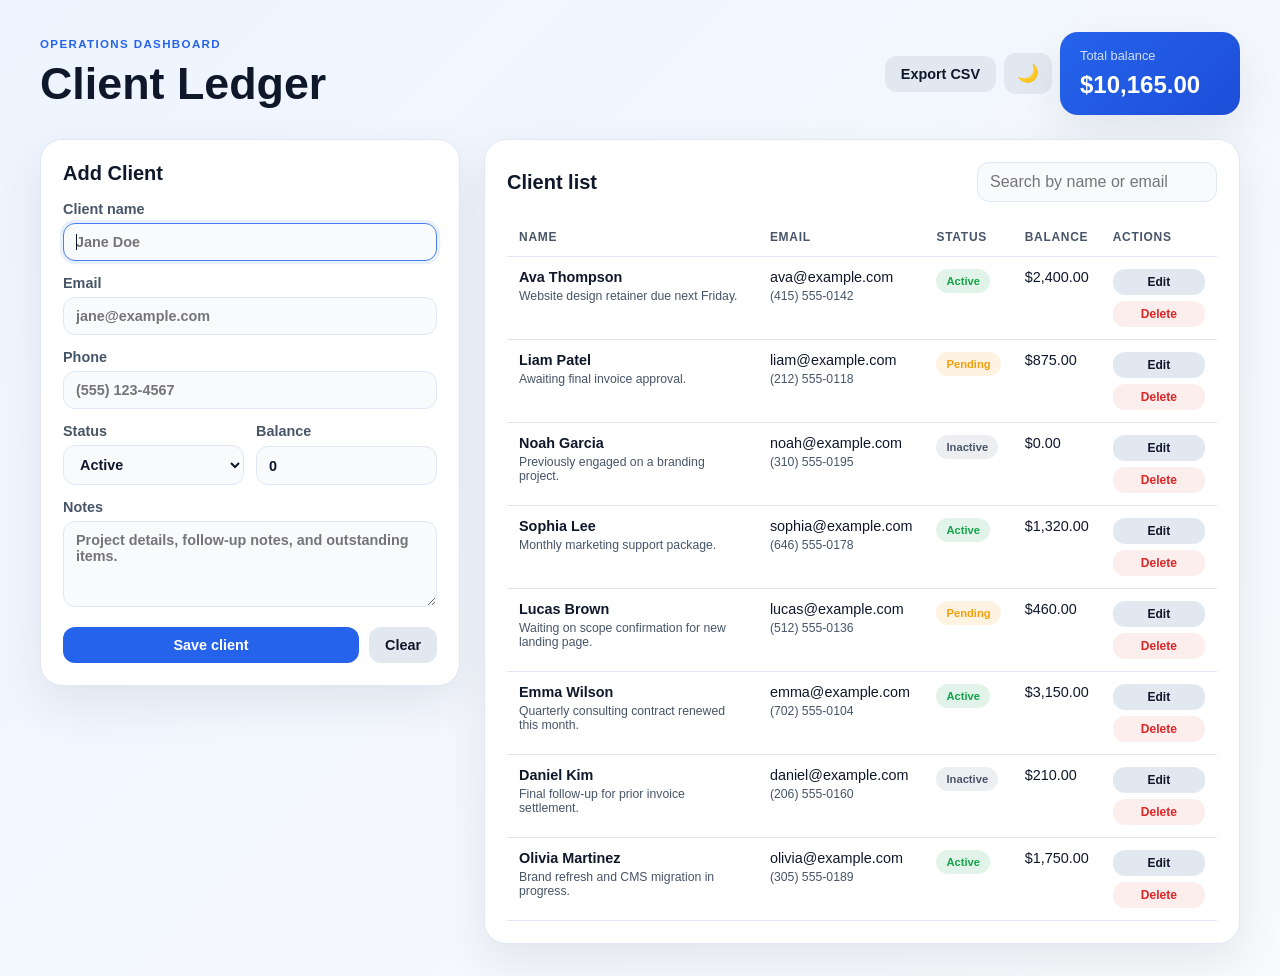
<file: index.html>
<!DOCTYPE html>
<html lang="en">
  <head>
    <meta charset="UTF-8" />
    <meta name="viewport" content="width=device-width, initial-scale=1.0" />
    <title>Client Ledger</title>
    <meta http-equiv="refresh" content="0; url=./app.html" />
    <style>
      :root {
        --bg: #f5f7fb;
        --card: #ffffff;
        --text: #0f172a;
        --muted: #475569;
        --accent: #2563eb;
      }

      * { box-sizing: border-box; }

      body {
        margin: 0;
        min-height: 100vh;
        display: grid;
        place-items: center;
        background: linear-gradient(135deg, #eff6ff, #f5f7fb);
        color: var(--text);
        font-family: Inter, "Segoe UI", sans-serif;
      }

      .redirect {
        background: var(--card);
        padding: 2rem 2.5rem;
        border-radius: 16px;
        box-shadow: 0 20px 45px rgba(37, 99, 235, 0.12);
        text-align: center;
      }

      a {
        color: var(--accent);
        font-weight: 700;
        text-decoration: none;
      }
    </style>
  </head>
  <body>
    <div class="redirect">
      <p>Redirecting to the Client Ledger...</p>
      <p><a href="./app.html">Open app</a></p>
    </div>
  </body>
</html>
</file>
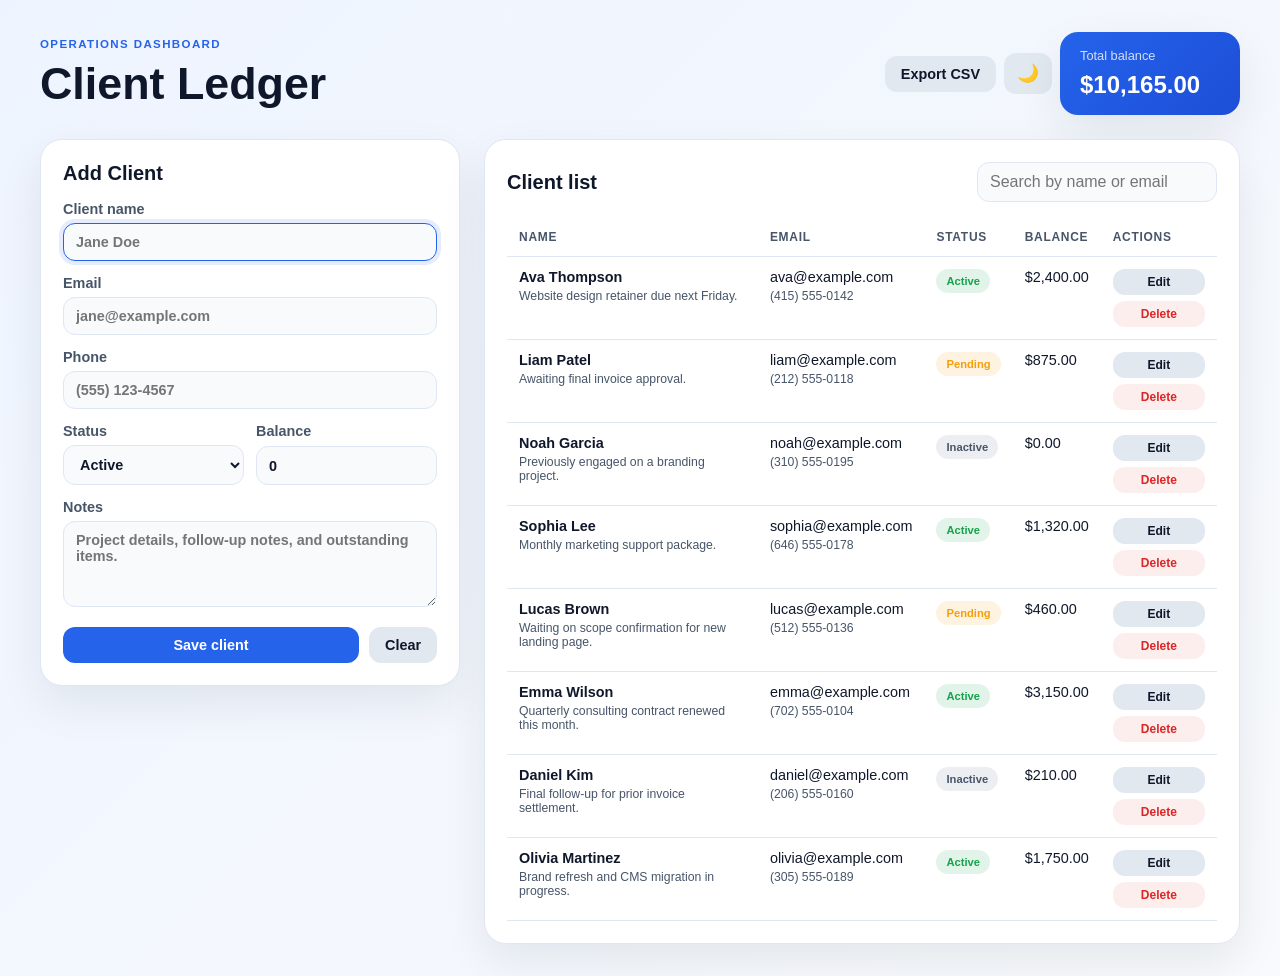
<file: app.html>
<!DOCTYPE html>
<html lang="en">
  <head>
    <meta charset="UTF-8" />
    <meta name="viewport" content="width=device-width, initial-scale=1.0" />
    <title>Client Ledger</title>
    <meta name="description" content="Track clients, payments, and status in one place." />
    <meta name="theme-color" content="#2563eb" />
    <link rel="manifest" href="./manifest.json" />
    <link rel="stylesheet" href="./style.css" />
  </head>
  <body>
    <div class="page-shell">
      <header class="topbar">
        <div class="topbar-left">
          <p class="eyebrow">Operations dashboard</p>
          <h1>Client Ledger</h1>
        </div>

        <div class="topbar-right">
          <button type="button" id="exportCsvBtn" class="secondary">Export CSV</button>
          <button type="button" id="themeToggle" class="theme-toggle" aria-label="Toggle theme">🌙</button>
          <div class="summary" id="summaryCard">
            <span>Total balance</span>
            <strong id="totalBalance">$0.00</strong>
          </div>
        </div>
      </header>

      <main class="content-grid">
        <section class="panel form-panel">
          <h2 id="formTitle">Add Client</h2>

          <form id="clientForm">
            <input type="hidden" id="clientId" name="clientId" />

            <label>
              Client name
              <input type="text" id="name" name="name" placeholder="Jane Doe" required />
            </label>

            <label>
              Email
              <input type="email" id="email" name="email" placeholder="jane@example.com" required />
            </label>

            <label>
              Phone
              <input type="tel" id="phone" name="phone" placeholder="(555) 123-4567" required />
            </label>

            <div class="inline-fields">
              <label>
                Status
                <select id="status" name="status">
                  <option value="active">Active</option>
                  <option value="pending">Pending</option>
                  <option value="inactive">Inactive</option>
                </select>
              </label>

              <label>
                Balance
                <input type="number" id="balance" name="balance" step="0.01" min="0" value="0" required />
              </label>
            </div>

            <label>
              Notes
              <textarea id="notes" name="notes" rows="4" placeholder="Project details, follow-up notes, and outstanding items."></textarea>
            </label>

            <div class="form-actions">
              <button type="submit" class="primary">Save client</button>
              <button type="button" class="secondary" id="resetFormBtn">Clear</button>
            </div>
          </form>
        </section>

        <section class="panel list-panel">
          <div class="list-toolbar">
            <h2>Client list</h2>
            <input id="searchInput" type="search" placeholder="Search by name or email" aria-label="Search clients" />
          </div>

          <div class="table-wrap">
            <table>
              <thead>
                <tr>
                  <th>Name</th>
                  <th>Email</th>
                  <th>Status</th>
                  <th>Balance</th>
                  <th>Actions</th>
                </tr>
              </thead>
              <tbody id="clientTableBody"></tbody>
            </table>
          </div>
        </section>
      </main>
    </div>

    <script src="./script.js"></script>
  </body>
</html>
</file>
<file: style.css>
/* Client Ledger - Base Styles */
:root {
  --bg: #eef4ff;
  --panel: #ffffff;
  --panel-alt: #f8fafc;
  --border: #dfe7f5;
  --text: #0f172a;
  --muted: #475569;
  --accent: #2563eb;
  --accent-soft: rgba(37, 99, 235, 0.12);
  --success: #16a34a;
  --warning: #f59e0b;
  --danger: #dc2626;
  --shadow: 0 18px 45px rgba(15, 23, 42, 0.08);
}

body[data-theme='dark'] {
  --bg: #0f172a;
  --panel: #111827;
  --panel-alt: #0f172a;
  --border: #334155;
  --text: #e2e8f0;
  --muted: #94a3b8;
  --accent: #60a5fa;
  --accent-soft: rgba(96, 165, 250, 0.2);
  --success: #4ade80;
  --warning: #fbbf24;
  --danger: #f87171;
  --shadow: 0 18px 45px rgba(0, 0, 0, 0.4);
}

* {
  box-sizing: border-box;
}

html, body {
  margin: 0;
  min-height: 100%;
  font-family: Inter, "Segoe UI", sans-serif;
  color: var(--text);
  background: linear-gradient(135deg, var(--bg), var(--panel-alt));
}

body {
  min-height: 100vh;
  padding: 16px;
}

@media (min-width: 768px) {
  body {
    padding: 32px 20px;
  }
}

button, input, select, textarea {
  font: inherit;
  color: inherit;
}

.page-shell {
  max-width: 1200px;
  margin: 0 auto;
}

.topbar {
  display: flex;
  flex-direction: column;
  gap: 16px;
  margin-bottom: 20px;
}

@media (min-width: 768px) {
  .topbar {
    flex-direction: row;
    align-items: center;
    justify-content: space-between;
    gap: 18px;
    margin-bottom: 24px;
  }
}

.topbar-left {
  flex: 1;
}

.topbar-right {
  display: flex;
  gap: 8px;
  flex-wrap: wrap;
  align-items: center;
  justify-content: flex-start;
}

.eyebrow {
  margin: 0 0 8px;
  color: var(--accent);
  font-size: 0.72rem;
  font-weight: 700;
  letter-spacing: 0.12em;
  text-transform: uppercase;
}

h1, h2 {
  margin: 0;
}

h1 {
  font-size: clamp(1.5rem, 4vw, 2.8rem);
}

h2 {
  font-size: 1.25rem;
}

.summary {
  background: linear-gradient(135deg, var(--accent), #1d4ed8);
  color: white;
  padding: 16px 20px;
  border-radius: 18px;
  min-width: 180px;
  box-shadow: var(--shadow);
}

.summary span {
  display: block;
  font-size: 0.8rem;
  opacity: 0.8;
}

.summary strong {
  display: block;
  margin-top: 8px;
  font-size: 1.5rem;
}

.content-grid {
  display: grid;
  grid-template-columns: 1fr;
  gap: 20px;
}

@media (min-width: 768px) {
  .content-grid {
    grid-template-columns: minmax(320px, 420px) minmax(0, 1fr);
    gap: 24px;
  }
}

.panel {
  background: var(--panel);
  border: 1px solid var(--border);
  border-radius: 22px;
  box-shadow: var(--shadow);
  padding: 20px;
}

@media (min-width: 768px) {
  .panel {
    padding: 22px;
  }
}

.form-panel {
  height: fit-content;
}

#clientForm {
  display: grid;
  gap: 14px;
  margin-top: 16px;
}

label {
  display: grid;
  gap: 6px;
  color: var(--muted);
  font-weight: 600;
  font-size: 0.9rem;
}

input, select, textarea {
  width: 100%;
  border: 1px solid var(--border);
  border-radius: 12px;
  padding: 10px 12px;
  background: var(--panel-alt);
  color: var(--text);
  transition: border-color 0.2s ease, box-shadow 0.2s ease;
}

input:focus, select:focus, textarea:focus {
  outline: none;
  border-color: var(--accent);
  box-shadow: 0 0 0 4px var(--accent-soft);
}

.inline-fields {
  display: grid;
  grid-template-columns: repeat(2, minmax(0, 1fr));
  gap: 12px;
}

.form-actions {
  display: flex;
  gap: 10px;
  flex-wrap: wrap;
  margin-top: 6px;
}

button {
  border: none;
  border-radius: 12px;
  padding: 10px 16px;
  font-weight: 700;
  font-size: 0.9rem;
  cursor: pointer;
  transition: transform 0.15s ease, opacity 0.2s ease;
  white-space: nowrap;
}

button:hover {
  transform: translateY(-1px);
}

button:active {
  transform: translateY(0);
}

button.primary {
  background: var(--accent);
  color: white;
  flex: 1;
}

button.secondary {
  background: #e2e8f0;
  color: var(--text);
}

body[data-theme='dark'] button.secondary {
  background: #334155;
}

button.danger {
  background: rgba(220, 38, 38, 0.08);
  color: var(--danger);
}

body[data-theme='dark'] button.danger {
  background: rgba(220, 38, 38, 0.16);
}

.theme-toggle {
  display: inline-flex;
  align-items: center;
  justify-content: center;
  min-width: 48px;
  padding: 10px 12px;
  background: #e2e8f0;
  border-radius: 12px;
  font-size: 1.1rem;
}

body[data-theme='dark'] .theme-toggle {
  background: #334155;
}

.list-toolbar {
  display: flex;
  flex-direction: column;
  gap: 12px;
  margin-bottom: 16px;
}

@media (min-width: 768px) {
  .list-toolbar {
    flex-direction: row;
    align-items: center;
    justify-content: space-between;
    gap: 14px;
  }
}

.list-toolbar h2 {
  margin: 0;
  flex: 1;
}

#searchInput {
  width: 100%;
}

@media (min-width: 768px) {
  #searchInput {
    max-width: 240px;
  }
}

.table-wrap {
  overflow-x: auto;
  -webkit-overflow-scrolling: touch;
}

table {
  width: 100%;
  border-collapse: collapse;
  min-width: 640px;
  font-size: 0.9rem;
}

th, td {
  padding: 12px;
  border-bottom: 1px solid var(--border);
  text-align: left;
  vertical-align: top;
}

th {
  font-size: 0.75rem;
  letter-spacing: 0.06em;
  text-transform: uppercase;
  color: var(--muted);
  font-weight: 700;
}

td strong {
  display: block;
}

td small {
  display: block;
  font-size: 0.85em;
  color: var(--muted);
  margin-top: 4px;
}

.status-badge {
  display: inline-flex;
  align-items: center;
  border-radius: 999px;
  padding: 6px 10px;
  font-size: 0.7rem;
  font-weight: 700;
  text-transform: capitalize;
}

.status-active {
  background: rgba(22, 163, 74, 0.12);
  color: var(--success);
}

.status-pending {
  background: rgba(245, 158, 11, 0.12);
  color: var(--warning);
}

.status-inactive {
  background: rgba(100, 116, 139, 0.12);
  color: #475569;
}

.action-buttons {
  display: flex;
  gap: 6px;
  flex-wrap: wrap;
}

.action-buttons button {
  padding: 6px 10px;
  font-size: 0.75rem;
  flex: 1 1 0;
}

.empty-state {
  padding: 20px 12px;
  color: var(--muted);
  text-align: center;
}

@media (max-width: 767px) {
  .content-grid {
    grid-template-columns: 1fr;
  }

  .topbar {
    flex-direction: column;
  }

  .list-toolbar {
    flex-direction: column;
  }

  table {
    font-size: 0.85rem;
  }

  th, td {
    padding: 10px 8px;
  }

  .action-buttons {
    gap: 4px;
  }
}
</file>
